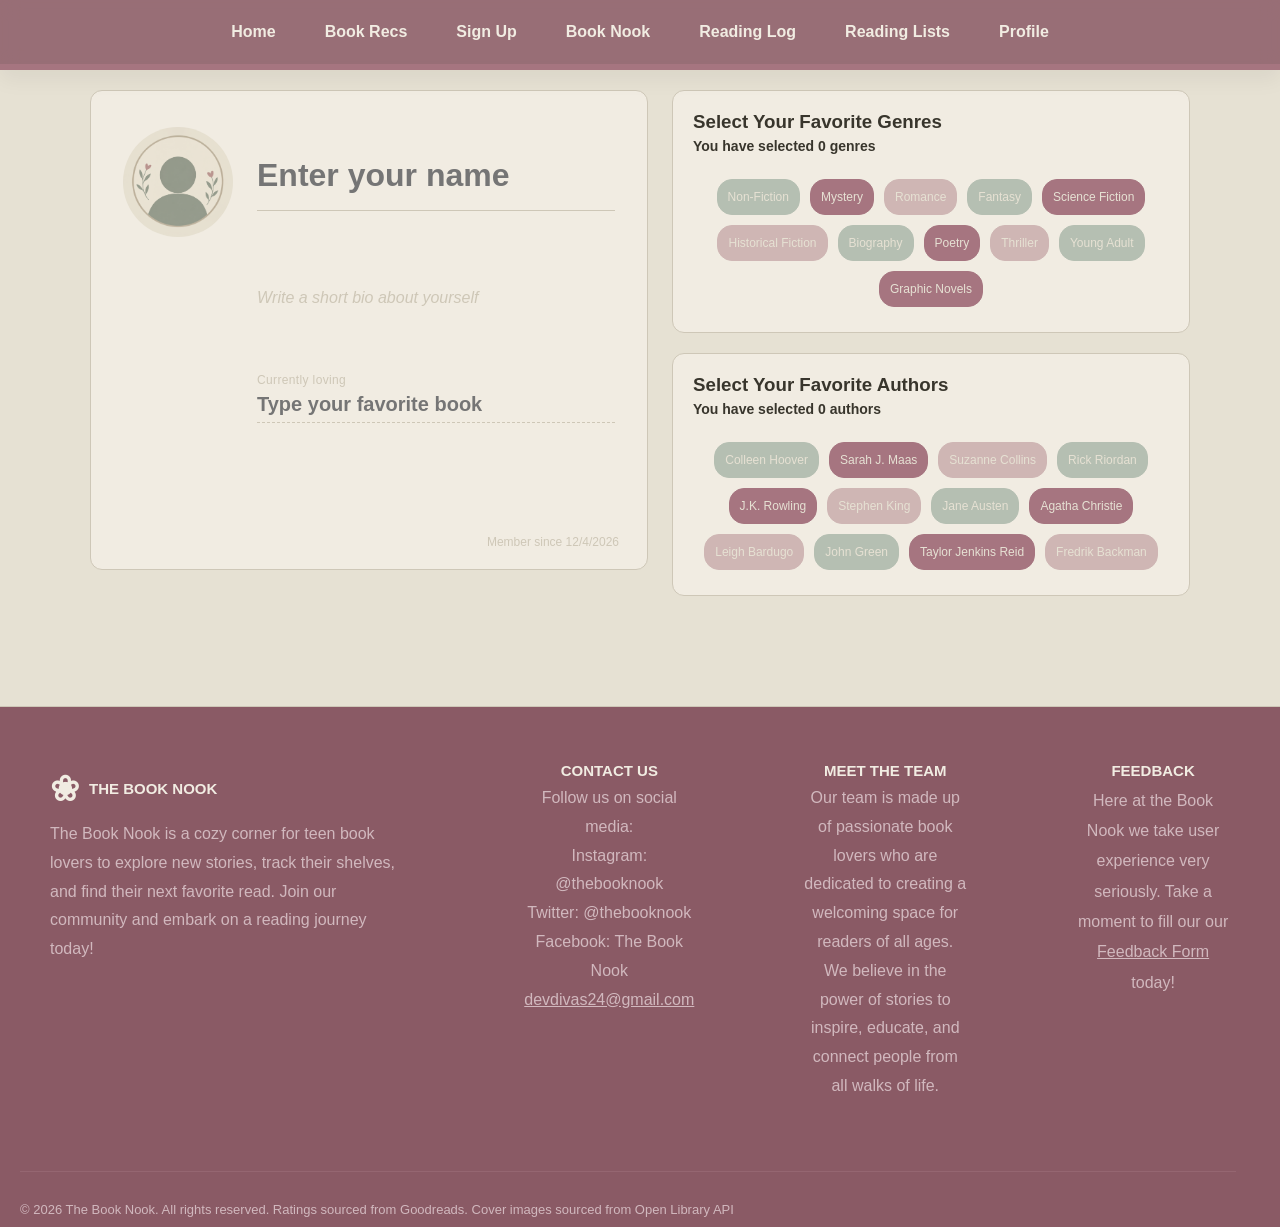
<file: profile.html>
<!DOCTYPE html>
<html lang="en">
<head>
    <meta charset="UTF-8">
    <meta name="viewport" content="width=device-width, initial-scale=1.0">
    <title>Profile</title>
 <link rel="stylesheet" href="styles.css" />
</head>
<body>
    <div class = "navbar">
        <nav>
          <ul>
            <li>
              <a href="index.html" id="cat">Home</a>
            </li>
            <li>
              <a href="cat.html">Book Recs</a>
            </li>
            <li>
              <a href="signup.html">Sign Up</a>
            </li>
            <li>
              <a href="bookNook.html">Book Nook</a>
            </li>
            <li>
                <a href="reading.html">Reading Log</a>
            </li>
              <li>
          <div class="dropdown">
          <a href="readinglists.html">Reading Lists</a>
          <div class="dropdown-content" id="dropdown1">
            <a href="TBR.html">TBR List</a>
            <a href="fav.html">Favorite Books</a>
          </div>
        </div>
            </li>
            <li><a href="profile.html">Profile</a></li>
            
          </ul>
        </nav>
      </div>

      <div class="profilePageWrap">

        <div class="fulltopprofile">
          <div class="profileHeader">
            <img class="profileImg" src="ChatGPT Image Sep 6, 2026, 09_25_36 PM.png" alt="profile image" />
            <div class="profileNameBlock">
              <input id="name" placeholder="Enter your name">
              <span class="cardLine"></span>
            </div>
          </div>

          <p id="bio" class="bioLine" contenteditable="true" data-placeholder="Write a short bio about yourself"></p>

          <div class="favBookRow">
            <span class="favBookLabel">Currently loving</span>
            <input id="favBook" placeholder="Type your favorite book">
          </div>

          <p id="joinDate" class="joinStamp"></p>
        </div>

        <div class="selectorColumn">

          <div class="savedGenres">
            <div class="headingGenres">
            <h3 style="color: var(--text);">Select Your Favorite Genres</h3>
            <h4 id="savedGenres"></h4>
            </div>
            <div class="allGenres">
            <p class="genre1">Non-Fiction</p>
            <p class="genre2">Mystery</p>
            <p class="genre">Romance</p>
            <p class="genre1">Fantasy</p>
            <p class="genre2">Science Fiction</p>
            <p class="genre">Historical Fiction</p>
            <p class="genre1">Biography</p>
            <p class="genre2">Poetry</p>
            <p class="genre">Thriller</p>
            <p class="genre1">Young Adult</p>
            <p class="genre2">Graphic Novels</p>
            </div>
          </div>

          <div class="savedGenres">
            <div class="headingGenres">
            <h3 style="color: var(--text);">Select Your Favorite Authors</h3>
            <h4 id="savedAuthors"></h4>
            </div>
            <div class="allGenres">
            <p class="author1">Colleen Hoover</p>
            <p class="author2">Sarah J. Maas</p>
            <p class="author">Suzanne Collins</p>
            <p class="author1">Rick Riordan</p>
            <p class="author2">J.K. Rowling</p>
            <p class="author">Stephen King</p>
            <p class="author1">Jane Austen</p>
            <p class="author2">Agatha Christie</p>
            <p class="author">Leigh Bardugo</p>
            <p class="author1">John Green</p>
            <p class="author2">Taylor Jenkins Reid</p>
            <p class="author">Fredrik Backman</p>
            </div>
          </div>

        </div>

      </div>

<div class="footer">
    <div class="footerinner">
         <div class="footer-content-second">
        <div class="book">
            <h3 id="star">❀</h3>
             <h3>THE BOOK NOOK</h3>
        </div>
        <p>The Book Nook is a cozy corner for teen book lovers to explore new stories, track their shelves, and find their next favorite read. Join our community and embark on a reading journey today!</p>
    </div>
     <div class="footer-content-left">
        <h3>CONTACT US</h3>
        <p>Follow us on social media:</p>
        <!-- these are just placeholders -->
        <p>Instagram: @thebooknook</p>
        <p>Twitter: @thebooknook</p>
        <p>Facebook: The Book Nook</p>
        <p class="mao">
            <a href="mailto:devdivas24@gmail.com">devdivas24@gmail.com</a>
        </p> 

    </div>
    <div class="footer-content-middle">
        <div class="meo"> 
            <h3><a href="meet.html">MEET THE TEAM</a></h3>
        </div>
        <p>Our team is made up of passionate book lovers who are dedicated to creating a welcoming space for readers of all ages. We believe in the power of stories to inspire, educate, and connect people from all walks of life.</p>
    </div>
    <div class="feedback">
        <h3>FEEDBACK</h3>

        <div class="mao">
            <p>Here at the Book Nook we take user experience very seriously. Take a moment to fill our our <a href="https://forms.gle/zdKPU2ScyHsLQFj4A">Feedback Form</a> today!</p></div>
    </div>
    </div>
   <hr>
<p id="m">© 2026 The Book Nook. All rights reserved. Ratings sourced from Goodreads. Cover images sourced from Open Library API</p>
  </div>

    <style>
        .genre, .genre1, .genre2, .author, .author1, .author2{
            display:inline-block;
            margin:5px;
            padding:10px;
            border-radius:15px;
            color:var(--bg);
            font-weight:normal;
            font-size:12px;
        }
        .genre.active{
            background-color:var(--accent-rose);
            border:1px solid var(--border-rose);
        }
        .genre1.active{
            background-color:var(--accent-sage);
            border:1px solid var(--border-sage);
        }
        .genre2.active{
            background-color:var(--accent-burgundy);
            border:1px solid var(--border-burgundy);
        }
        .author.active{
            background-color:var(--accent-rose);
            border:1px solid var(--border-rose);
        }
        .author1.active{
            background-color:var(--accent-sage);
            border:1px solid var(--border-sage);
        }
        .author2.active{
            background-color:var(--accent-burgundy);
            border:1px solid var(--border-burgundy);
        }
        .genre:hover, .genre1:hover, .genre2:hover,
        .author:hover, .author1:hover, .author2:hover{
            transform: scale(1.05);
            box-shadow: 0px 6px 8px rgba(0, 0, 0, 0.2);
        }
        .genre{
            background-color:var(--border-rose);
            border:1px solid var(--border-rose);
        }
        .genre1{
            background-color:var(--border-sage);
            border:1px solid var(--border-sage);
        }
        .genre2{
            background-color:var(--border-burgundy);
            border:1px solid var(--border-burgundy);
        }
        .author{
            background-color:var(--border-rose);
            border:1px solid var(--border-rose);
        }
        .author1{
            background-color:var(--border-sage);
            border:1px solid var(--border-sage);
        }
        .author2{
            background-color:var(--border-burgundy);
            border:1px solid var(--border-burgundy);
        }
        .headingGenres{
            display:flex;
            flex-direction:column;
            justify-content:flex-start;
        }

        /* ===== Page-wide layout wrapper ===== */
        .profilePageWrap{
            display:flex;
            flex-wrap:wrap;
            align-items:flex-start;
            gap:24px;
            width:94%;
            max-width:1100px;
            margin:20px auto;
        }

        .selectorColumn{
            display:flex;
            flex-direction:column;
            gap:20px;
            flex:1 1 380px;
            min-width:320px;
        }

        .savedGenres{
            display:flex;
            flex-direction:column;
            width:100%;
            background-color:var(--surface);
            padding:20px;
            border-radius:12px;
            border:1px solid var(--border);
            box-sizing:border-box;
            margin:0;
        }
        #savedGenres, #savedAuthors{
            color:var(--text);
            font-size:14px;
            margin-top:5px;
        }
        .allGenres{
            display:flex;
            flex-direction:row; 
            flex-wrap:wrap;
            justify-content:center;
            align-items:center;
            margin-top:20px;
        }
        #genreChoice{
            display:block;
            margin: 20px auto;
            padding: 10px;
            font-size: 16px;
            width: 300px;
            border-radius: 5px;
            border:1px solid var(--accent-burgundy);
            text-align: center;
            background-color: var(--bg);
            color:var(--accent-burgundy);
            font-weight: bold;
        }
        .dropoptions{
            display:flex;
            flex-direction:column;
            justify-content:center;
            align-items:center;
            color:var(--text);
            margin-top:50px;
        }

        /* ===== Profile card (library catalog card style) ===== */
       .fulltopprofile{
    display:flex;
    flex-direction:column;
    border:0.1px solid var(--border);
    flex:1 1 420px;
    min-width:320px;
    min-height:480px;
    border-radius:12px;
    padding:36px 32px;
    position:relative;
    background-color: var(--surface);
    box-sizing:border-box;
    margin:0;
}

.profileHeader{
    display:flex;
    align-items:center;
    gap:24px;
    margin-bottom:12px;
}

.profileImg{
    width:110px;
    height:110px;
    border-radius:50%;
    flex-shrink:0;
}

.profileNameBlock{
    flex:1;
    display:flex;
    flex-direction:column;
}

#name{
    display:block;
    width:100%;
    padding:4px 0;
    font-size:32px;
    font-weight:bold;
    border:0;
    text-align:left;
    background:transparent;
    color:var(--accent-burgundy);
}

.cardLine{
    display:block;
    height:1px;
    background-color:var(--border);
    margin-top:12px;
}

.bioLine{
    margin:36px 0 0 0;
    padding-left:134px;
    font-size:16px;
    line-height:1.6;
    font-style:italic;
    color:var(--text);
    min-height:3em;
}
.bioLine:empty::before{
    content: attr(data-placeholder);
    color:var(--border);
}

.favBookRow{
    display:flex;
    flex-direction:column;
    margin-top:40px;
    padding-left:134px;
}

.favBookLabel{
    font-size:12px;
    letter-spacing:0.03em;
    color:var(--border);
    margin-bottom:6px;
}

#favBook{
    display:block;
    width:100%;
    max-width:400px;
    padding:0 0 6px 0;
    font-size:20px;
    font-weight:bold;
    border:0;
    border-bottom:1px dashed var(--border);
    text-align:left;
    background:transparent;
    color:var(--accent-burgundy);
}

.joinStamp{
    position:absolute;
    bottom:20px;
    right:28px;
    font-size:12px;
    color:var(--border);
    margin:0;
}
    </style>

    <script src="signup.js"></script>
</body>
</html>
</file>
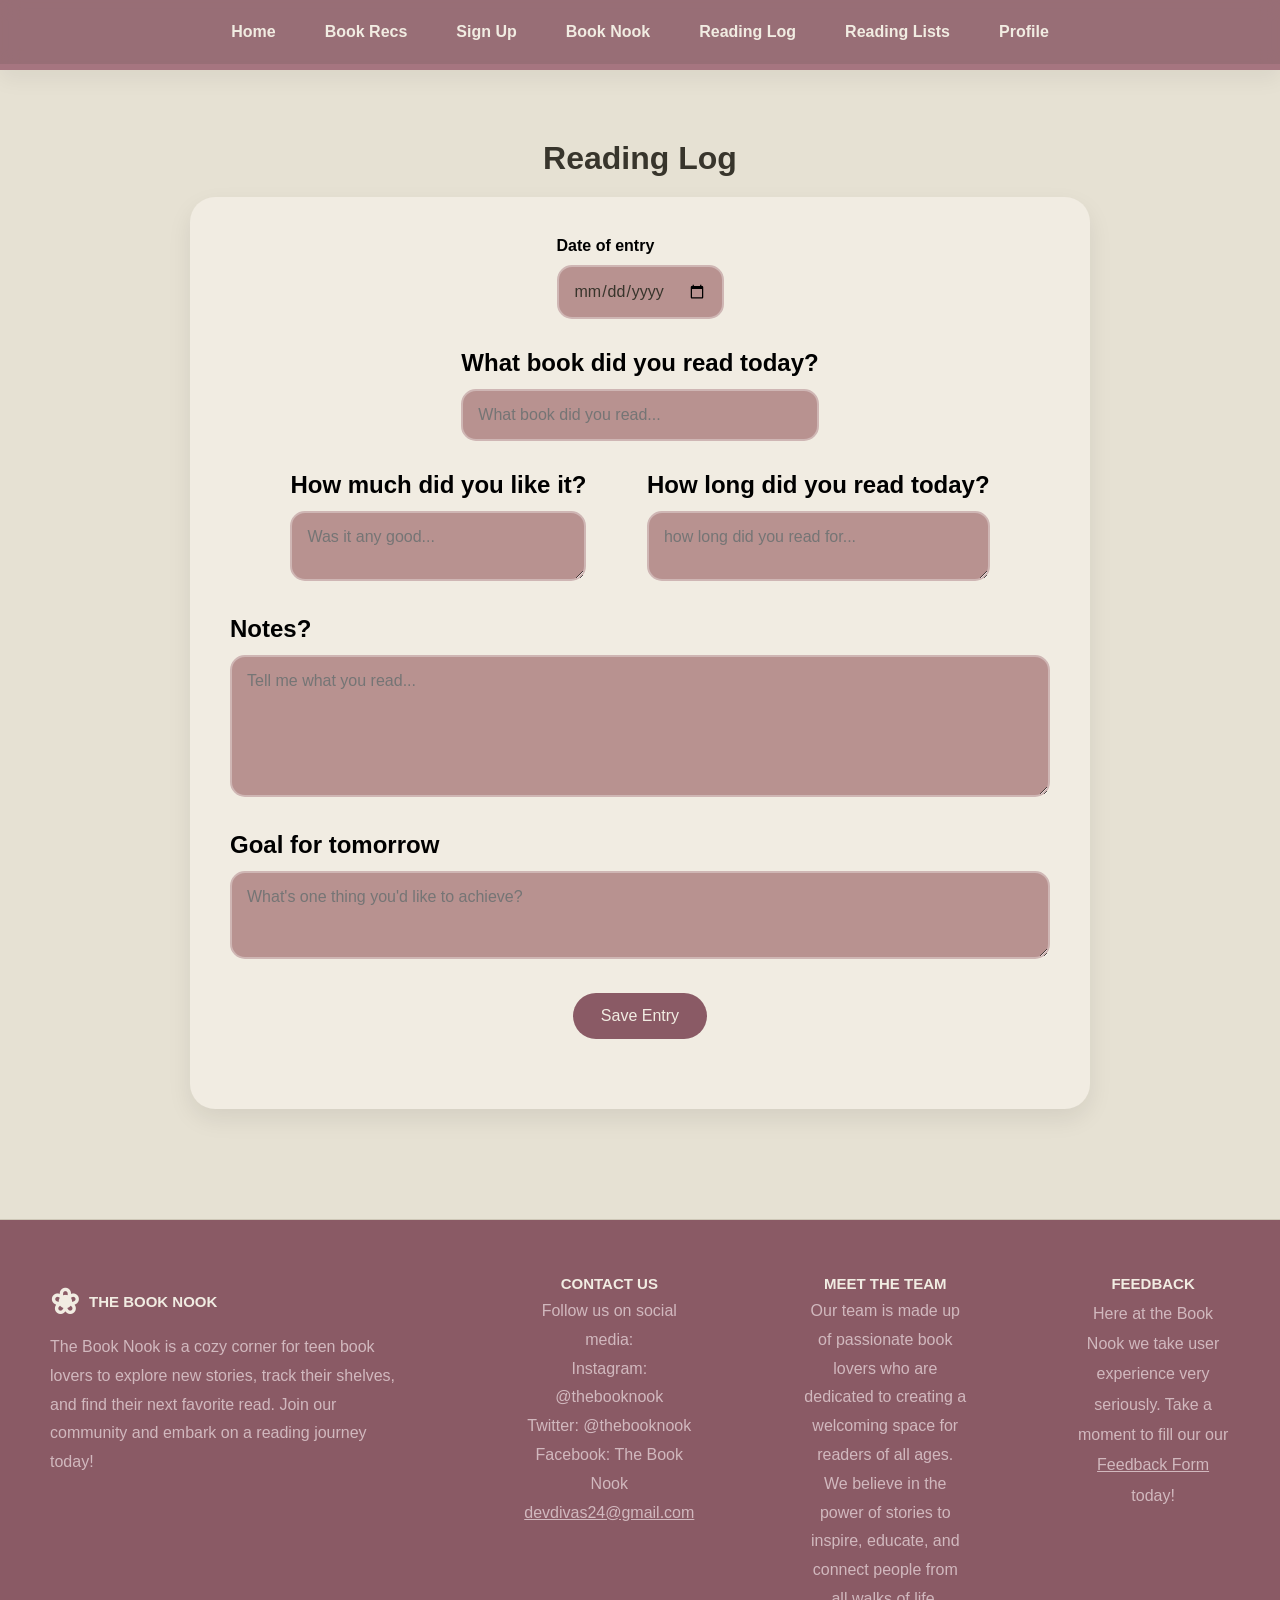
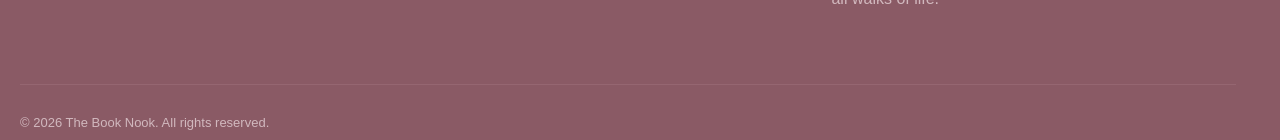
<file: reading.html>
<!DOCTYPE html>
<html lang="en">
  <head>
    <meta charset="UTF-8" />
    <meta name="viewport" content="width=device-width, initial-scale=1.0" />
    <title>Reading Log</title>
    <link rel="stylesheet" href="styles.css" />
    <link rel="icon" type="image/png" href="love.png">

  </head>
  <body>
   <div class = "navbar">
        <nav>
          <ul>
            <li>
              <a href="index.html" id="cat">Home</a>
            </li>
            <li>
              <a href="cat.html">Book Recs</a>
            </li>
            <li>
              <a href="signup.html">Sign Up</a>
            </li>
            <li>
              <a href="bookNook.html">Book Nook</a>
            </li>
            <li>
                <a href="reading.html">Reading Log</a>
            </li>
              <li>
          <div class="dropdown">
          <a href="readinglists.html">Reading Lists</a>
          <div class="dropdown-content" id="dropdown1">
            <a href="TBR.html">TBR List</a>
            <a href="fav.html">Favorite Books</a>
          </div>
        </div>
            </li>
            <li><a href="profile.html">Profile</a></li>
            
          </ul>
        </nav>
      </div>
    
      <div class="moodjournal">
        <h1>Reading Log</h1>

    <div class="journal-card">
        <div class="butn1">
             <div class="section">
        <label for="date">Date of entry</label>
        <input type="date" id="date" />
      </div>
        </div>
     <div class="butn1">
         <div class="section">
        <label for="song-input"
          ><h2>What book did you read today?</h2></label
        >
        <input type="text" id="song-input" placeholder="What book did you read..." />
      </div>
     </div>
 
      <div class="butn">
        <div class="section">
        <div class="column">
            <label for="mind-input"><h2>How much did you like it?</h2></label>
        </div>
        <div class="butn">
             <textarea
          id="mind-input"
          rows="2"
          placeholder="Was it any good..."
        ></textarea>
        </div>
        
        </div>
       
   
      <style>
        .butn{
            display:flex;
            justify-content:space-evenly;
        }
        .butn1{
            display:flex;
            flex-direction:row;
            justify-content:space-evenly;
        }
      </style>

     

      
         <div class="section">
        <label for="mind-input"><h2>How long did you read today?</h2></label>
        <textarea
          id="mind-input1"
          rows="2"
          placeholder="how long did you read for..."
        ></textarea>
      </div>

      </div>



       
    

      <div class="section">
        <label for="mind-input"><h2>Notes?</h2></label>
        <textarea
          id="mind-input2"
          rows="6"
          placeholder="Tell me what you read..."
        ></textarea>
      </div>

      

      <div class="section">
        <label for="goal-input"><h2>Goal for tomorrow</h2></label>
        <textarea
          id="goal-input"
          rows="3"
          placeholder="What's one thing you'd like to achieve?"
        ></textarea>
      </div>

      <div class="section save-section">
        <button type="button" class="save-button">Save Entry</button>
      </div>
    </div>

      </div>
    

 <div class="footer">
    <div class="footerinner">
         <div class="footer-content-second">
        <div class="book">
            <h3 id="star">❀</h3>
             <h3>THE BOOK NOOK</h3>
        </div>
        <p>The Book Nook is a cozy corner for teen book lovers to explore new stories, track their shelves, and find their next favorite read. Join our community and embark on a reading journey today!</p>
    </div>
     <div class="footer-content-left">
        <h3>CONTACT US</h3>
        <p>Follow us on social media:</p>
        <!-- these are just placeholders -->
        <p>Instagram: @thebooknook</p>
        <p>Twitter: @thebooknook</p>
        <p>Facebook: The Book Nook</p>
        <p class="mao">
            <a href="mailto:devdivas24@gmail.com">devdivas24@gmail.com</a>
        </p> 

    </div>
    <div class="footer-content-middle">
        <div class="meo"> 
            <h3><a href="meet.html">MEET THE TEAM</a></h3>
        </div>
        <p>Our team is made up of passionate book lovers who are dedicated to creating a welcoming space for readers of all ages. We believe in the power of stories to inspire, educate, and connect people from all walks of life.</p>
    </div>
    <div class="feedback">
        <h3>FEEDBACK</h3>

        <div class="mao">
            <p>Here at the Book Nook we take user experience very seriously. Take a moment to fill our our <a href="https://forms.gle/zdKPU2ScyHsLQFj4A">Feedback Form</a> today!</p></div>
    </div>
    </div>
   <hr>
<p id="m">© 2026 The Book Nook. All rights reserved.</p>
  </div>



  </body>
    <script src="reading.js"></script>
</html>
</file>
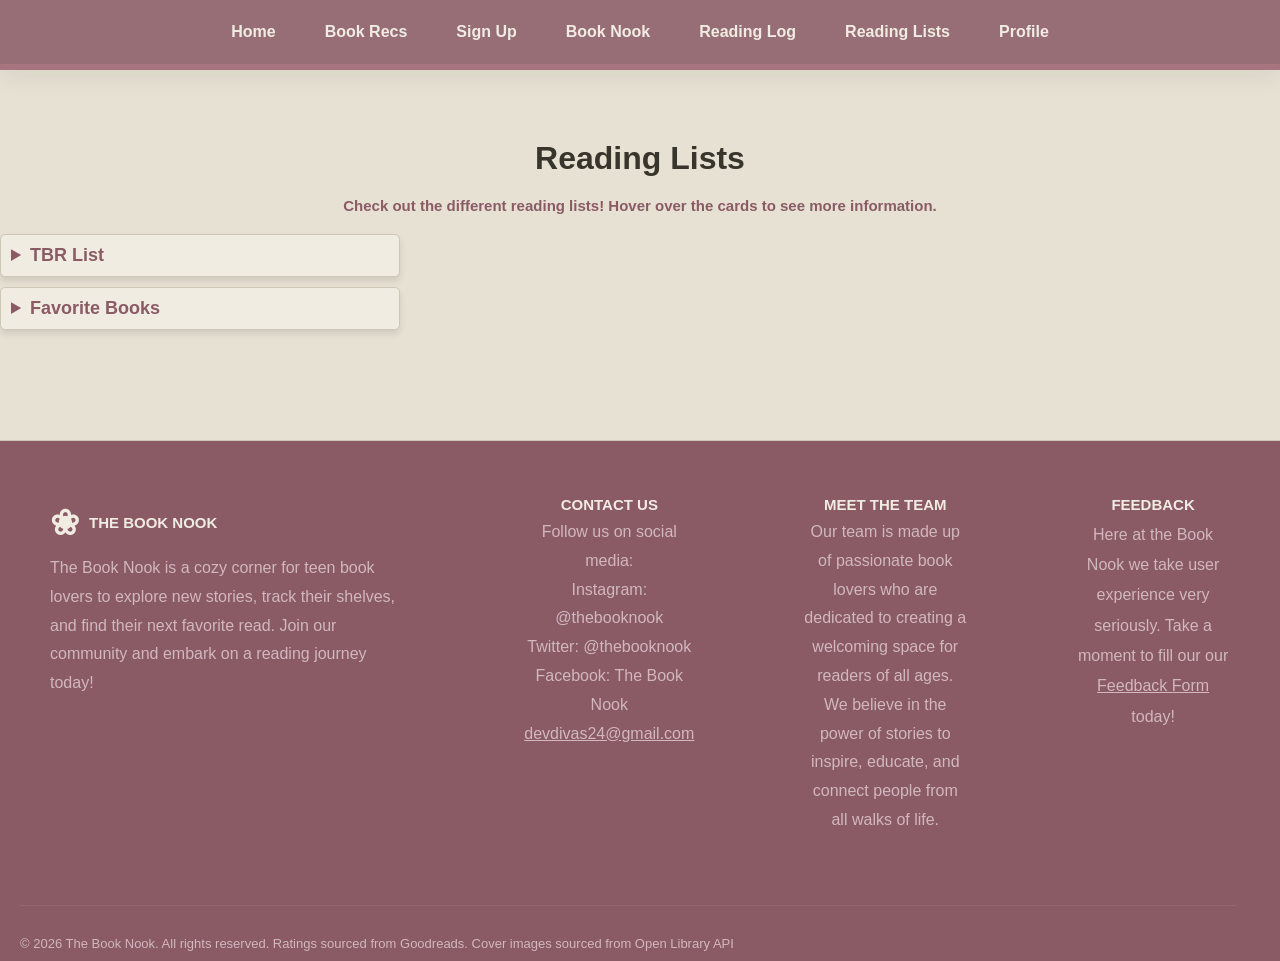
<file: readinglists.html>
<!DOCTYPE html>
<html lang="en">
<head>
    <meta charset="UTF-8">
    <meta name="viewport" content="width=device-width, initial-scale=1.0">
    <title>Reading Lists</title>
    <link rel="stylesheet" href="styles.css" />
</head>
<body>
    <div class = "navbar">
        <nav>
          <ul>
            <li>
              <a href="index.html" id="cat">Home</a>
            </li>
            <li>
              <a href="cat.html">Book Recs</a>
            </li>
            <li>
              <a href="signup.html">Sign Up</a>
            </li>
            <li>
              <a href="bookNook.html">Book Nook</a>
            </li>
            <li>
                <a href="reading.html">Reading Log</a>
            </li>
              <li>
          <div class="dropdown">
          <a href="readinglists.html">Reading Lists</a>
          <div class="dropdown-content" id="dropdown1">
            <a href="TBR.html">TBR List</a>
            <a href="fav.html">Favorite Books</a>
          </div>
        </div>
            </li>
            <li><a href="profile.html">Profile</a></li>
            
          </ul>
        </nav>
      </div>
    

       <div class="headings">
             <h1 id="meow">Reading Lists</h1>
      <h3 class="picks">Check out the different reading lists! Hover over the cards to see more information.</h3>
     
      
       </div>
         <details>
  <summary>TBR List</summary>
  <p>The TBR (To Be Read) List is a collection of books you're planning to read in the future.</p>
   <a href="TBR.html">View TBR List</a>
</details>
<details>
  <summary>Favorite Books</summary>
  <p>The Favorite Books list is a collection of books that you have read and loved, which you want to keep track of.</p>
  <a href="fav.html">View Favorite Books</a>
</details>




<style>
        .picks{
            font-size: 15px;
            color:var(--accent-burgundy);
            text-align: center;
            margin-top: 10px;
            margin-bottom: 20px;
        }
        details summary {
            font-size: 18px;
            font-weight: bold;
            cursor: pointer;
            color:var(--accent-burgundy);
        }
        details p {
            font-size: 16px;
            margin-top: 5px;
            color:var(--accent-burgundy);
            font-weight:bold;
        }
        details a {
            display: inline-block;
            margin-top: 5px;
            text-decoration: none;
            color:var(--border-burgundy);
            font-weight:bold;
        }
        details a:hover {
            color:var(--accent-rose);
        }
        details{
            background-color:var(--surface);
            padding: 10px;
            border-radius: 5px;
            box-shadow: 0px 4px 6px rgba(0, 0, 0, 0.1);
            margin-bottom: 10px;
            border: 1px solid var(--border);
            min-width:100px;
            max-width: 400px;
        }
      </style>

 <div class="footer">
    <div class="footerinner">
         <div class="footer-content-second">
        <div class="book">
            <h3 id="star">❀</h3>
             <h3>THE BOOK NOOK</h3>
        </div>
        <p>The Book Nook is a cozy corner for teen book lovers to explore new stories, track their shelves, and find their next favorite read. Join our community and embark on a reading journey today!</p>
    </div>
     <div class="footer-content-left">
        <h3>CONTACT US</h3>
        <p>Follow us on social media:</p>
        <!-- these are just placeholders -->
        <p>Instagram: @thebooknook</p>
        <p>Twitter: @thebooknook</p>
        <p>Facebook: The Book Nook</p>
        <p class="mao">
            <a href="mailto:devdivas24@gmail.com">devdivas24@gmail.com</a>
        </p> 

    </div>
    <div class="footer-content-middle">
        <div class="meo"> 
            <h3><a href="meet.html">MEET THE TEAM</a></h3>
        </div>
        <p>Our team is made up of passionate book lovers who are dedicated to creating a welcoming space for readers of all ages. We believe in the power of stories to inspire, educate, and connect people from all walks of life.</p>
    </div>
    <div class="feedback">
        <h3>FEEDBACK</h3>

        <div class="mao">
            <p>Here at the Book Nook we take user experience very seriously. Take a moment to fill our our <a href="https://forms.gle/zdKPU2ScyHsLQFj4A">Feedback Form</a> today!</p></div>
    </div>
    </div>
   <hr>
<p id="m">© 2026 The Book Nook. All rights reserved. Ratings sourced from Goodreads. Cover images sourced from Open Library API</p>
  </div>
<script src="scripts.js"></script>
<script src="filter.js"></script>

</body>
</html>
</file>
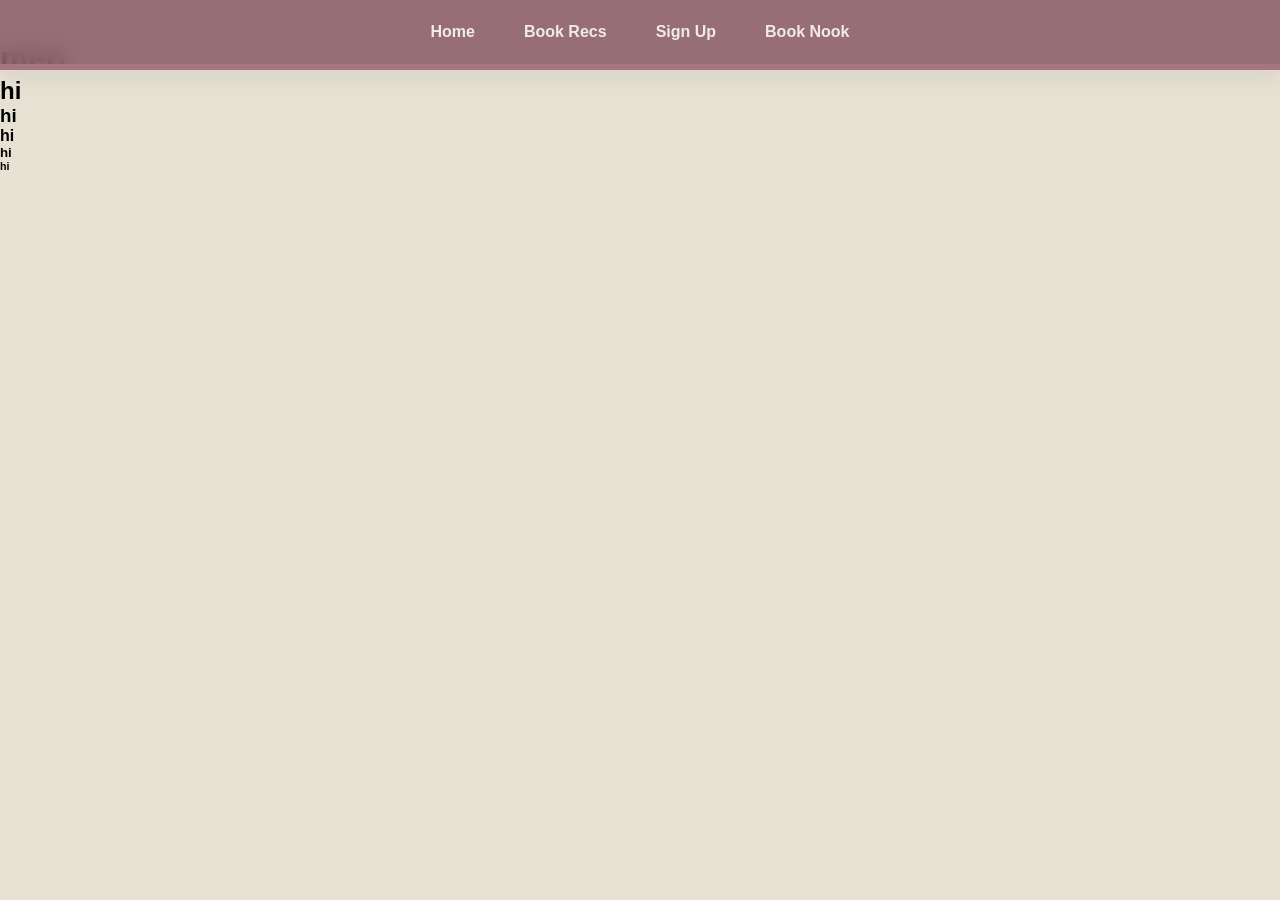
<file: Color-testing/cat.html>
<!DOCTYPE html>
<html lang="en">
  <head>
    <meta charset="UTF-8" />
    <meta name="viewport" content="width=device-width, initial-scale=1.0" />
    <meta http-equiv="X-UA-Compatible" content="ie=edge" />
    <title>HTML + CSS</title>
    <link rel="stylesheet" href="styles.css" />
  </head>
  <body>
    <div class = "navbar">
        <nav>
          <ul>
            <li>
              <a href="home.html" id="cat">Home</a>
            </li>
            <li>
              <a href="cat.html">Book Recs</a>
            </li>
            <li>
              <a href="signup.html">Sign Up</a>
            </li>
            <li>
              <a href="bookNook.html">Book Nook</a>
            </li>
          </ul>
        </nav>
      </div>
    <h1>meo</h1>
    <h2>hi</h2>
    <h3>hi</h3>
    <h4>hi</h4>
    <h5>hi</h5>
    <h6>hi</h6>

  </body>
</html>
</file>
<file: styles.css>
:root {
  --bg: #E6E1D3;
  --surface: #F1ECE2;
  --border: #CEC7B7;
  --text: #38352C;

  --accent-sage: #8A9E8D;
  --border-sage: #B5BFB2;

  --accent-rose: #B89290;
  --border-rose: #CFB6B4;

  --accent-burgundy: #8A5A65;
  --border-burgundy: #A67580;

  --nav-bg-glass: rgba(138, 90, 101, 0.85);
  --nav-surface-glass: rgba(155, 108, 119, 0.7);

  /* The last number is the opacity,
     which makes it slightly see-through. */

  --nav-text: #F1ECE2;
  --nav-text-muted: #D1B8BE;
}

body {
  background-color: var(--bg);
  margin: 0;
  
  /* Adds space at the top so content doesn't hide behind the fixed nav */
  padding-top: 70px;
}

* {
  box-sizing: border-box;
  margin: 0;
  padding: 0;
  font-family: "Poppins", sans-serif;
}

/* Navigation bar */

nav {
  position: fixed;
  top: 0;
  left: 0;
  width: 100%;
  height: 70px;
  z-index: 100;

  background-color: var(--nav-bg-glass);
  backdrop-filter: blur(10px);
  -webkit-backdrop-filter: blur(10px);

  border-bottom: 6px solid var(--border-burgundy);

  display: flex;
  align-items: center;
  justify-content: center;

  gap: 15px;
  padding: 0 25px;

  box-shadow: 0 10px 20px rgba(0, 0, 0, 0.05);
}

nav ul {
  list-style: none;
  margin: 0;
  padding: 0;

  display: flex;
  align-items: center;
  gap: 25px;
}

nav a {
  text-decoration: none;
  color: var(--nav-text);
  font-weight: 700;

  padding: 8px 12px;
  border-radius: 6px;

  transition: all 0.2s ease;
}

nav a:hover {
  color: var(--nav-text-muted);
  background-color: var(--nav-surface-glass);
}

.dropdown {
  position: relative;
  height: 100%;
  display: flex;
  align-items: center;
 }
 
 
 .dropdown-content {
  display: none;
  position: absolute;
  top: 100%;
  left: 0;
  background-color: var(--nav-bg-glass);
  min-width: 150px;
  z-index: 101;
  border-radius: 0 0 10px 10px;
  box-shadow: 0 5px 10px rgba(0, 0, 0, 0.15);
 }
 
 
 .dropdown-content a {
  display: block;
  padding: 12px 15px;
  color: white;
  white-space: nowrap;
 }
 
 
 .dropdown-content a:hover {
  background-color: var(--nav-surface-glass);
  color: var(--nav-text-muted);
 }
 
 
 .dropdown:hover .dropdown-content {
  display: flex;
  flex-direction: column;
 }
 
 



/* THIS IS THE START OF THE HOMESCREEN CODE */

/* Buttons */

#readingbtn {
  color: var(--surface);
  font-weight: bold;
  font-size: 12px;

  padding: 8px 12px;
  border-radius: 15px;

  transition: all 0.2s ease;

  background-color: var(--border-rose);

  width: 240px;
  margin-bottom: 30px;
}

#explorelists {
  color: var(--surface);
  font-weight: bold;
  font-size: 15px;

  padding: 8px 12px;
  border-radius: 15px;

  transition: all 0.2s ease;

  background-color: var(--accent-burgundy);

  width: 250px;
}

#bookrecs {
  color: var(--surface);
  font-weight: bold;
  font-size: 15px;

  padding: 8px 12px;
  border-radius: 15px;

  transition: all 0.2s ease;

  background-color: var(--accent-sage);

  width: 250px;
}

.linkBtn {
  display: flex;
  flex-direction: row;
  gap: 20px;
}



.bighome {
  display: flex;
  flex-direction: row;
  align-items: center;
  justify-content: center;

  min-height: 100vh;
  padding: 20px;
}

#homeImage {
  width: 600px;
  height: auto;

  border: 20px solid var(--surface);
  border-radius: 20px;

  box-shadow: 0px 4px 6px rgba(0, 0, 0, 0.1);

  margin-right: 40px;

  outline: 2px solid var(--border);
  outline-offset: 0px;
}

#favBook {
  margin-bottom: 20px;
  width: 600px;
  color: var(--text);
}

.title {
  font-size: 30px;
  font-weight: bold;
  margin-bottom: 10px;
}

#welcome {
  color: var(--text);
  font-size: 25px;
  font-weight: 300;

  margin-bottom: 20px;
  width: 718px;
}





/* THIS IS THE START OF THE MEET THE TEAM PAGE */
#readingbtn1{
  width:150px;
  color: var(--surface);
  font-weight: bold;
  font-size: 12px;

  padding: 8px 12px;
  border-radius: 15px;

  transition: all 0.2s ease;

  background-color: var(--border-rose);

  margin-bottom: 30px;
}
/* READING LOG CODE */
h1{
  display:flex;
  justify-content: center;
  color:var(--text);
  margin-top:70px;
  margin-bottom:20px;
  font-size:35;
}
button {
  background-color: var(--accent-burgundy);
  color: var(--surface);
  border: none;
  padding: 14px 28px;
  border-radius: 30px;
  font-size: 16px;
  cursor: pointer;
  transition: 0.3s ease;
 }
 
 
 button:hover {
  background-color: var(--border-burgundy);
  transform: scale(1.05);
 }
 
 
 textarea {
  background-color: var(--accent-burgundy);
 }
 
 
 
 
 
 

 
 
 .journal-card {
  max-width: 900px;
  margin: 0 auto 30px;
  background: var(--surface);
  border-radius: 25px;
  padding: 40px;
  box-shadow: 0 10px 25px rgba(0, 0, 0, 0.08);
 }
 
 
 .section {
  margin-bottom: 30px;
 }
 
 
 .section h2 {
  margin-bottom: 12px;
  font-size: 24px;
 }
 
 
 label {
  display: block;
  color: var(--rose);
  font-weight: 600;
  margin-bottom: 10px;
 }
 
 
 input[type="date"],
 input[type="text"],
 textarea {
  width: 100%;
  padding: 15px;
  border: 2px solid var(--border-rose);
  border-radius: 15px;
  font-size: 16px;
  background: var(--accent-rose);
  color: var(--text);
 }
 
 
 textarea {
  resize: vertical;
 }
 
 
 .mood-options,
 .energy-options,
 .stress-options {
  display: flex;
  gap: 15px;
  flex-wrap: wrap;
 }
 
 
 .mood-options button,
 .energy-options button,
 .stress-options button {
  background-color: var(--accent-rose);
 }
 
 
 .mood-options button:hover,
 .energy-options button:hover,
 .stress-options button:hover {
  background-color: var(--border-rose);
 }
 
 
 .mood-options button.active,
 .energy-options button.active,
 .stress-options button.active {
  background-color: var(--accent-rose);
  transform: scale(1.05);
  box-shadow: 0 0 10px rgba(90, 77, 122, 0.5);
 }
 
 
 .save-section {
  display: flex;
  justify-content: center;
 }
 
 
 .save-button {
  background-color: var(--accent-burgundy);
 }
 
/* Footer */

.footerinner {
  background-color: var(--accent-burgundy);

  padding: 20px;
  text-align: center;

  border-top: 1px solid var(--border);


  bottom: 0;

  width: 100%;

  margin-top:110px;
  color: var(--nav-text-muted);
  
  display:flex;
  flex-direction:row;
  gap:110px;
  padding:50px;
}
.footer a{
  text-decoration: none;
  transition: 0.3s ease;
}
.footer a:hover{
color:var(--nav-text);
}
.footer h3{
  color:var(--nav-text);
  font-size:15px;
  font-weight:600;
}
.footer p{
  color:var(--nav-text-muted);
}
.meo a{
  color:var(--nav-text);
  text-decoration:none;
}
.meo a:hover{
  color:var(--nav-text-muted);
}
.mao a{
  color:var(--nav-text-muted);
  text-decoration:underline;
}

.book{
  display:flex;
  flex-direction: row;
  gap:10px;
  align-items: center;
}
#star{
  font-size:35px;
}
.footer-content-second{
  width:450px;
  line-height: 1.8;
  text-align:left;
}
.footer-content-middle{
  width:200px;
  line-height:1.8;
}
.footer-content-left{
  line-height:1.8;
  width:190px;
}
.feedback{
  line-height:1.9;
  width:190px;
}
.footer{
  background-color: var(--accent-burgundy);
}
.footer hr{
  border: none;
  border-top: 1px solid var(--nav-surface-glass);
  margin: 20px;
  width:95%;
  text-align: center;
}
#m{
  font-size:13px;
  padding:10px;
  margin-left:10px;
}
.everysinglerec {
  width: 100%;
  max-width: 1750px;
  margin: 45px auto;
  padding: 0 35px;
  display: grid;
  grid-template-columns: repeat(4, minmax(0, 1fr));
  gap: 55px;
  align-items: stretch;
}

.fullRec {
  width: 100%;
  height: 590px;
  min-width: 0;
  perspective: 1000px;
}

.fullRecinner {
  width: 100%;
  height: 100%;
  position: relative;
}

.recfront,
.recBack {
  width: 100%;
  height: 100%;
  border-radius: 25px;
}

.recfront {
  display: flex;
  flex-direction: column;
  align-items: flex-start;
  padding: 10px 30px 25px;
  background-color: var(--surface);
  border: 1px solid var(--border);
  box-shadow: 0 8px 18px rgba(0, 0, 0, 0.08);
  overflow: hidden;
}

.bookcover {
  width: 100%;
  height: 410px;
  object-fit: contain;
  display: block;
  margin: 0 auto 15px;
  border-radius: 18px;
}

.genre {
  min-height: 34px;
  display: flex;
  align-items: center;
  margin-bottom: 5px;
}

.genre p,
.romantasy p,
.romance p,
.mystery p,
.fantasy p,
.contemporary {
  margin: 0;
  padding: 9px 18px;
  border-radius: 20px;
  font-size: 12px;
  font-weight: 700;
  white-space: nowrap;
}

.recfront h4 {
  min-height: 58px;
  margin: 8px 0 2px;
  font-size: 27px;
  line-height: 1.15;
  font-weight: 500;
  color: var(--text);
}

.recfront .author {
  min-height: 25px;
  margin: 0;
  font-size: 17px;
  font-weight: 500;
  color: var(--text);
}

.rating {
  display: flex;
  align-items: center;
  gap: 5px;
  height: 25px;
  margin-top: 2px;
}

.rating p {
  margin: 0;
  font-size: 17px;
  color: var(--text);
}

.star p {
  color: #C9A83E;
  font-size: 23px;
}

.recBack {
  padding: 30px;
  background-color: var(--surface);
  border: 1px solid var(--border);
  box-shadow: 0 8px 18px rgba(0, 0, 0, 0.08);
}

/* Keep all four cards the same height */

.fullRec,
.fullRecinner,
.recfront,
.recBack {
  box-sizing: border-box;
}

/* Responsive */

@media (max-width: 1200px) {
  .everysinglerec {
    grid-template-columns: repeat(3, minmax(0, 1fr));
    gap: 35px;
  }
}

@media (max-width: 900px) {
  .everysinglerec {
    grid-template-columns: repeat(2, minmax(0, 1fr));
    gap: 30px;
  }
}

@media (max-width: 600px) {
  .everysinglerec {
    grid-template-columns: 1fr;
    padding: 0 20px;
  }

  .fullRec {
    height: 590px;
  }
}
</file>
<file: Color-testing/styles.css>
:root {
  --bg: #E6E1D3;
  --surface: #F1ECE2;
  --border: #CEC7B7;
  --text: #38352C;

  --accent-sage: #8A9E8D;
  --border-sage: #B5BFB2;

  --accent-rose: #B89290;
  --border-rose: #CFB6B4;

  --accent-burgundy: #8A5A65;
  --border-burgundy: #A67580;
  
  --nav-bg-glass: rgba(138, 90, 101, 0.85);
  --nav-surface-glass: rgba(155, 108, 119, 0.7);
  /* that last number is the opacity that is what makes it slightly see-through
  i want to add a shadow as well but this could be what we may base our nav bar on?? maybe..... */
  --nav-text: #F1ECE2;
  --nav-text-muted: #D1B8BE;
}

body {
  background-color: var(--bg);
  margin: 0px;
  /* Adds space at the top so content doesn't hide behind the fixed nav */
  padding-top: 40px; 
}

* {
  box-sizing: border-box;
  margin: 0;
  padding: 0;
  font-family: "Poppins", sans-serif;
}

/* Combined .navBar properties directly into nav for true sticking */
nav {
  position: fixed;
  top: 0;
  left: 0;
  width: 100%;
  height: 70px;
  z-index: 100;
  
  background-color: var(--nav-bg-glass);
  backdrop-filter: blur(10px);
  -webkit-backdrop-filter: blur(10px);
  
  /* FIXED: Switched to --border-burgundy so it actually shows up crisp */
  border-bottom: 6px solid var(--border-burgundy);
  
  display: flex;
  align-items: center;
  gap: 25px;
  justify-content: center;
  gap:15px;
  padding: 0 25px;
  box-shadow: 0 10px 20px rgba(0, 0, 0, 0.05);
}

nav ul {
  list-style: none;
  margin: 0;
  padding: 0;
  display: flex;
  align-items: center;
  gap: 25px;
}

nav a {
  text-decoration: none;
  color: var(--nav-text);
  font-weight: 700;
  padding: 8px 12px;
  border-radius: 6px;
  transition: all 0.2s ease;
}

nav a:hover {
  color: var(--nav-text-muted);
  background-color: var(--nav-surface-glass);
}

#readingbtn{
  color: var(--surface);
  font-weight: bold;
  font-size: 12px;
  padding: 8px 12px;
  border-radius: 15px;
  transition: all 0.2s ease;
  background-color: var(--border-rose);
  width: 240px;
  margin-bottom: 30px;
}
#explorelists{
  color: var(--surface);
  font-weight: bold;
  font-size: 15px;
  padding: 8px 12px;
  border-radius: 15px;
  transition: all 0.2s ease;
  background-color: var(--accent-burgundy);
  width: 250px;}
  #bookrecs{
  color: var(--surface);
  font-weight: bold;
  font-size: 15px;
  padding: 8px 12px;
  border-radius: 15px;
  transition: all 0.2s ease;
  background-color: var(--accent-sage);
  width: 250px;
  }
.linkBtn {
  display: flex;
  flex-direction: row;
  gap: 20px;
}
  .bighome {
    display: flex;
    flex-direction: row;
    align-items: center;
    justify-content: center;
    min-height: 100vh;
    padding: 20px;
  }
#homeImage{
  width:500px;
  height:auto;
  border:20px solid var(--surface);
  border-radius: 20px;
  box-shadow: 0px 4px 6px rgba(0, 0, 0, 0.1);
  margin-right: 40px;
  outline: 2px solid var(--border);
  outline-offset: 0px;
}
#favBook{
  margin-bottom: 20px;
  width:600px;
  color:var(--text);
}
.title{
  font-size: 30px;
  font-weight: bold;
  margin-bottom: 10px;
}
#welcome{
  color:var(--surface);
  font-size: 25px;
  font-weight: 300;
  margin-bottom: 20px;
  color:var(--text);
  width:718px
}
.footer {
  background-color: var(--surface);
  padding: 20px;
  text-align: center;
  border-top: 1px solid var(--border);
  position: fixed;
  bottom: 0;
  width: 100%;
}
</file>
